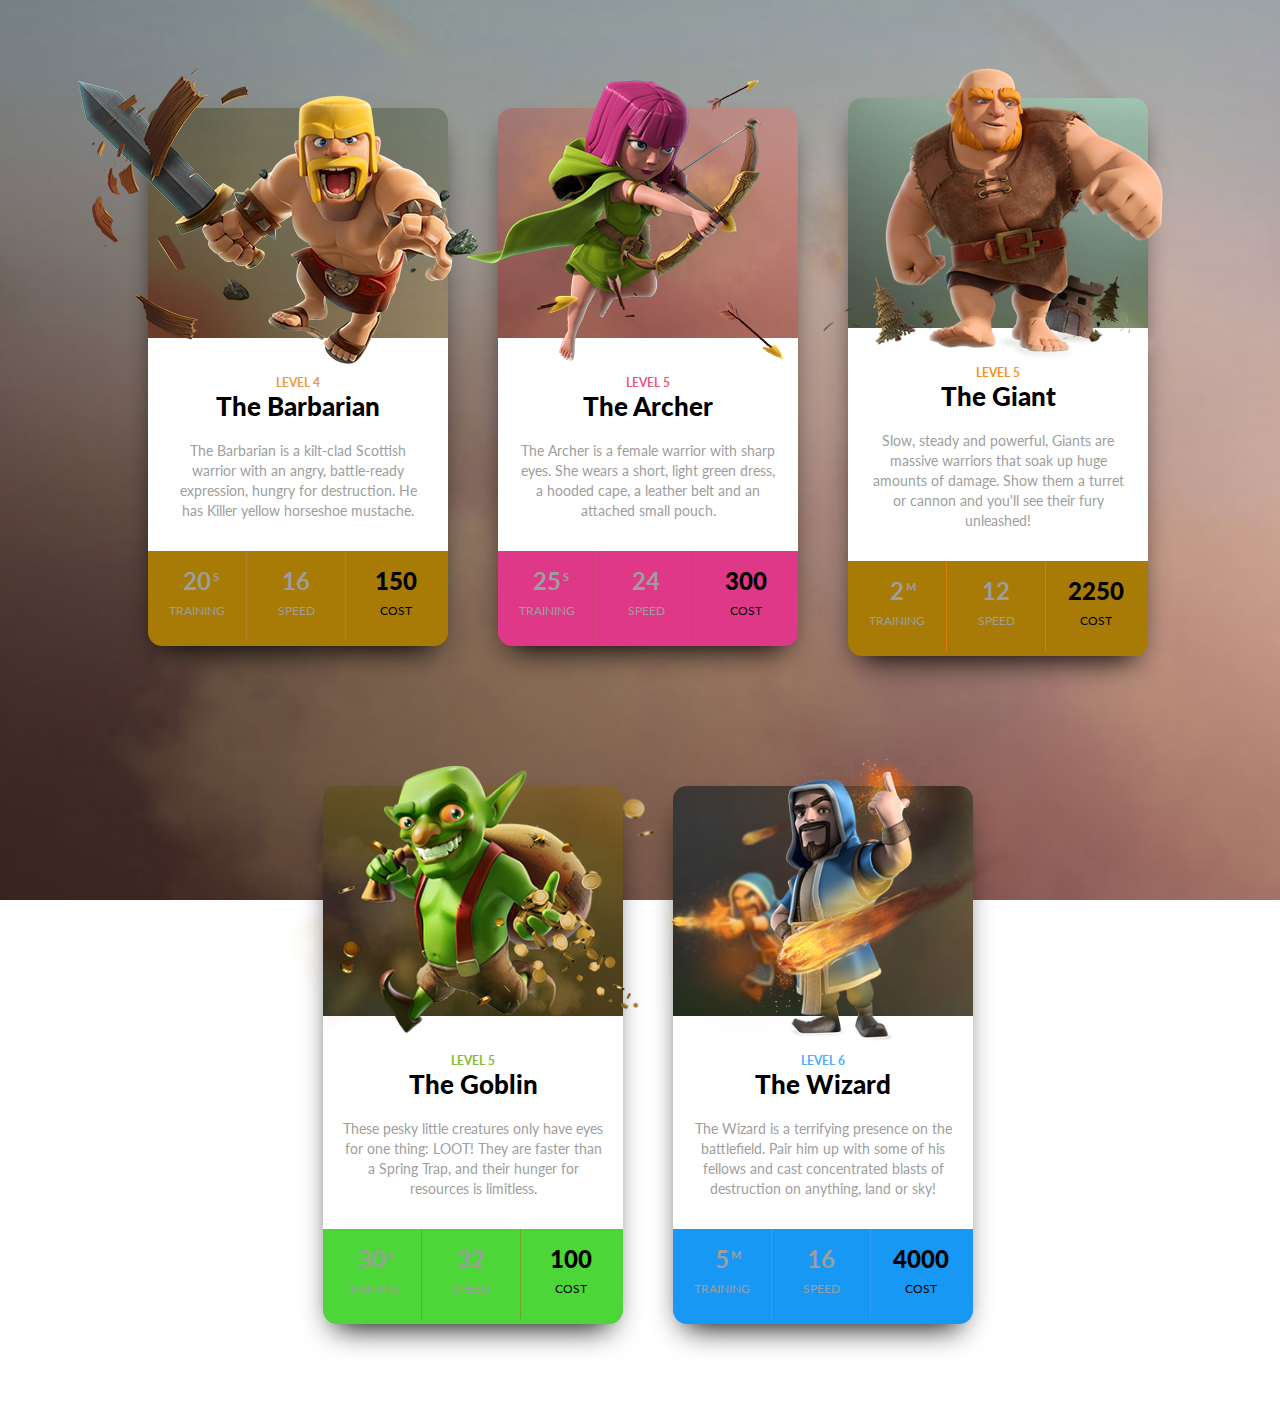
<file: DOM_POJECTS/04_DOM Project/04_DOM Project/index.html>
<!DOCTYPE html>
<html lang="en">

<head>
    <meta charset="UTF-8" />
    <meta http-equiv="X-UA-Compatible" content="IE=edge" />
    <meta name="viewport" content="width=device-width, initial-scale=1.0" />
    <title>Document</title>
    <link rel="stylesheet" href="./style.css" />
</head>

<body>
    <div class="slide-container">
        <div class="wrapper">
            <div class="clash-card barbarian">
                <div class="clash-card__image clash-card__image--barbarian">
                    <img src="./assets/barbarian.png" alt="barbarian" />
                </div>
                <div class="clash-card__level clash-card__level--barbarian">
                    Level 4
                </div>
                <div>The Barbarian</div>
                <div class="clash-card__unit-description">
                    The Barbarian is a kilt-clad Scottish warrior with an angry,
                    battle-ready expression, hungry for destruction. He has Killer
                    yellow horseshoe mustache.
                </div>

                <div class="clash-card__unit-stats clash-card__unit-stats--barbarian clearfix">
                    <div class="one-third">
                        <div class="stat">20<sup>S</sup></div>
                        <div class="stat-value">Training</div>
                    </div>

                    <div class="one-third">
                        <div class="stat">16</div>
                        <div class="stat-value">Speed</div>
                    </div>

                    <div class="one-third no-border">
                        <div class="stat">150</div>
                        <div class="stat-value">Cost</div>
                    </div>
                </div>
            </div>
            <!-- end clash-card barbarian-->
        </div>
        <!-- end wrapper -->

        <div class="wrapper">
            <div class="clash-card archer">
                <div class="clash-card__image clash-card__image--archer">
                    <img src="./assets/archer.png" alt="archer" />
                </div>
                <div class="clash-card__level clash-card__level--archer">Level 5</div>
                <div>Character 2</div>
                <div class="clash-card__unit-description">
                    The Archer is a female warrior with sharp eyes. She wears a short,
                    light green dress, a hooded cape, a leather belt and an attached
                    small pouch.
                </div>

                <div class="clash-card__unit-stats clash-card__unit-stats--archer clearfix">
                    <div class="one-third">
                        <div class="stat">25<sup>S</sup></div>
                        <div class="stat-value">Training</div>
                    </div>

                    <div class="one-third">
                        <div class="stat">24</div>
                        <div class="stat-value">Speed</div>
                    </div>

                    <div class="one-third no-border">
                        <div class="stat">300</div>
                        <div class="stat-value">Cost</div>
                    </div>
                </div>
            </div>
            <!-- end clash-card archer-->
        </div>
        <!-- end wrapper -->

        <div class="wrapper">
            <div class="clash-card giant">
                <div class="clash-card__image clash-card__image--giant">
                    <img src="./assets/giant.png" alt="giant" />
                </div>
                <div class="clash-card__level clash-card__level--giant">Level 5</div>
                <div>The Giant</div>
                <div class="clash-card__unit-description">
                    Slow, steady and powerful, Giants are massive warriors that soak up
                    huge amounts of damage. Show them a turret or cannon and you'll see
                    their fury unleashed!
                </div>

                <div class="clash-card__unit-stats clash-card__unit-stats--giant clearfix">
                    <div class="one-third">
                        <div class="stat">2<sup>M</sup></div>
                        <div class="stat-value">Training</div>
                    </div>

                    <div class="one-third">
                        <div class="stat">12</div>
                        <div class="stat-value">Speed</div>
                    </div>

                    <div class="one-third no-border">
                        <div class="stat">2250</div>
                        <div class="stat-value">Cost</div>
                    </div>
                </div>
            </div>
            <!-- end clash-card giant-->
        </div>
        <!-- end wrapper -->

        <div class="wrapper">
            <div class="clash-card goblin">
                <div class="clash-card__image clash-card__image--goblin">
                    <img src="./assets/goblin.png" alt="goblin" />
                </div>
                <div class="clash-card__level clash-card__level--goblin">Level 5</div>
                <div>Character 4</div>
                <div class="clash-card__unit-description">
                    These pesky little creatures only have eyes for one thing: LOOT!
                    They are faster than a Spring Trap, and their hunger for resources
                    is limitless.
                </div>

                <div class="clash-card__unit-stats clash-card__unit-stats--goblin clearfix">
                    <div class="one-third">
                        <div class="stat">30<sup>S</sup></div>
                        <div class="stat-value">Training</div>
                    </div>

                    <div class="one-third">
                        <div class="stat">32</div>
                        <div class="stat-value">Speed</div>
                    </div>

                    <div class="one-third no-border">
                        <div class="stat">100</div>
                        <div class="stat-value">Cost</div>
                    </div>
                </div>
            </div>
            <!-- end clash-card goblin-->
        </div>
        <!-- end wrapper -->

        <div class="wrapper">
            <div class="clash-card wizard">
                <div class="clash-card__image clash-card__image--wizard">
                    <img src="./assets/wizard.png" alt="wizard" />
                </div>
                <div class="clash-card__level clash-card__level--wizard">Level 6</div>
                <div>The Wizard</div>
                <div class="clash-card__unit-description">
                    The Wizard is a terrifying presence on the battlefield. Pair him up
                    with some of his fellows and cast concentrated blasts of destruction
                    on anything, land or sky!
                </div>

                <div class="clash-card__unit-stats clash-card__unit-stats--wizard clearfix">
                    <div class="one-third">
                        <div class="stat">5<sup>M</sup></div>
                        <div class="stat-value">Training</div>
                    </div>

                    <div class="one-third">
                        <div class="stat">16</div>
                        <div class="stat-value">Speed</div>
                    </div>

                    <div class="one-third no-border">
                        <div class="stat">4000</div>
                        <div class="stat-value">Cost</div>
                    </div>
                </div>
            </div>
            <!-- end clash-card wizard-->
        </div>
        <!-- end wrapper -->
    </div>
    <!-- end container -->

    <script src="./index.js"></script>
</body>

</html>
</file>
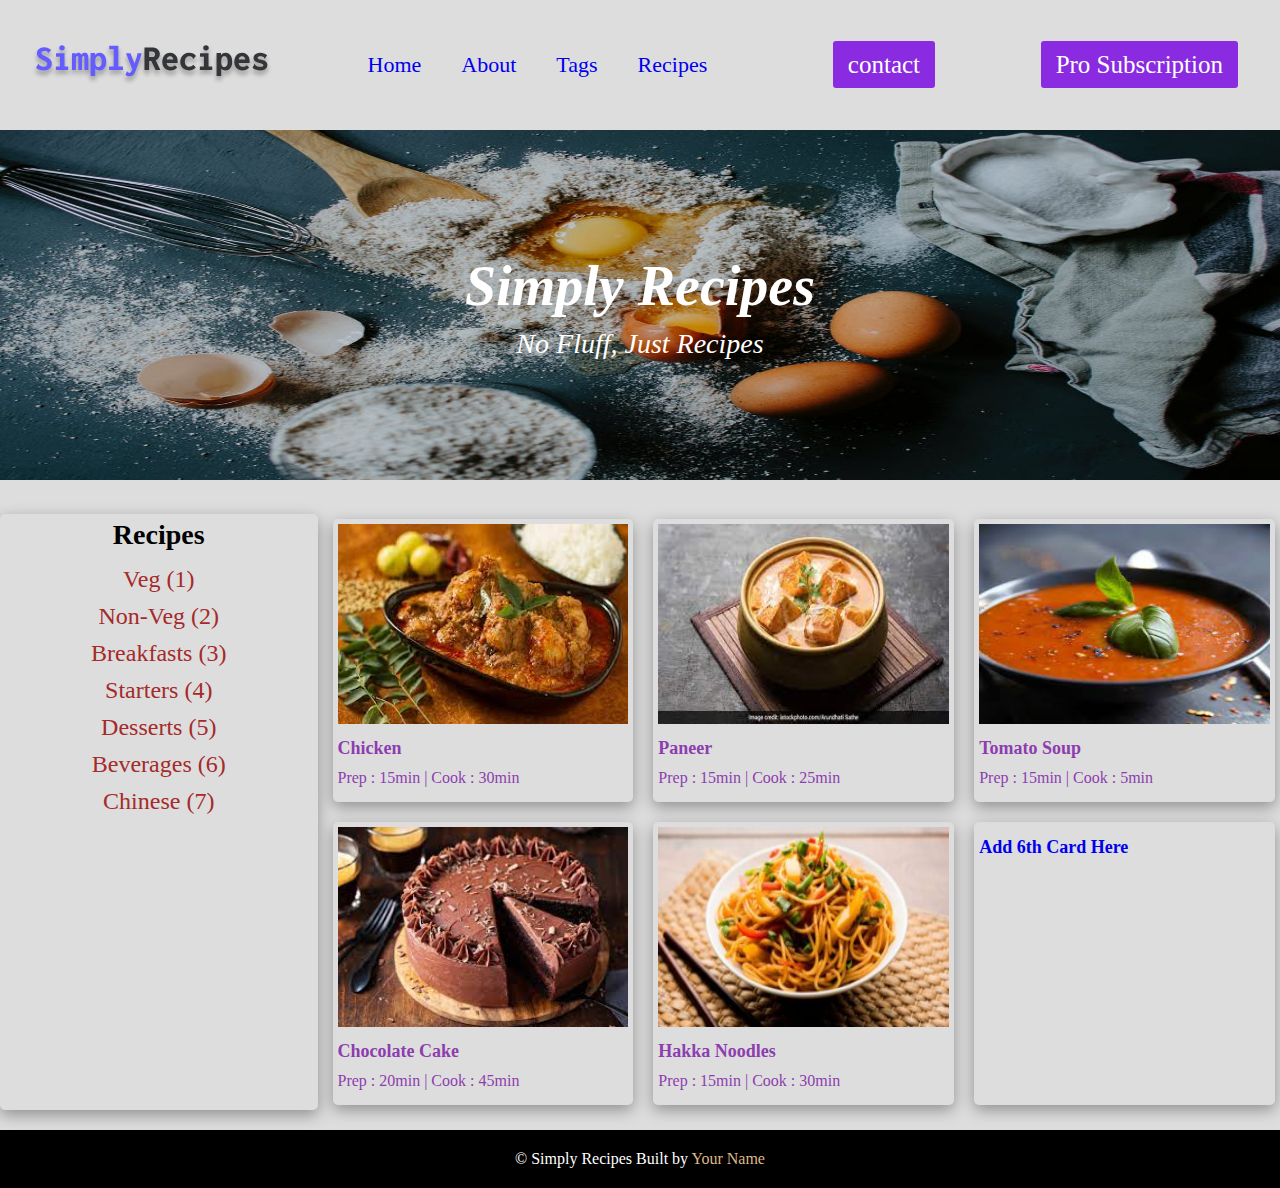
<file: DOM_POJECTS/05_DOM Project/05_DOM Project/index.html>
<!DOCTYPE html>
<html lang="en">

<head>
    <meta charset="UTF-8" />
    <meta http-equiv="X-UA-Compatible" content="IE=edge" />
    <meta name="viewport" content="width=device-width, initial-scale=1.0" />
    <title>Simply Recipes</title>
    <link rel="stylesheet" href="style.css" />
    <link rel="shortcut icon" href="/img/favicon.ico" type="image/x-icon">
</head>

<body>
    <nav class="navbar">
        <div class="nav-center">
            <div class="nav-header">
                <a href="index.html" class="nav-logo">
                    <img src="./img/logo.svg" alt="Simply Recipes" />
                </a>
            </div>
            <div class="nav-links">
                <a href="index.html" class="nav-link"> home </a>
                <a href="index.html" class="nav-link"> about </a>
                <a href="index.html" class="nav-link"> tags </a>
                <a href="index.html" class="nav-link"> recipes </a>
            </div>
            <div>
                <a href="index.html" class="btn"> contact </a>
            </div>
        </div>
    </nav>
    <main class="page">
        <header class="hero">
            <div class="hero-container">
                <img src="./img/main.jpeg" alt="Main Image">
                <div class="hero-text">
                    <h1>Simply Recipes</h1>
                    <h4>No Fluff, Just Recipes</h4>
                </div>
            </div>
        </header>
        <section class="recipes-container">
            <div class="tags-container">
                <h4 class="text-r">recipes</h4>
                <div>
                    <a href="#"> Veg (1)</a>
                    <a href="#"> Non-Veg (2)</a>
                    <a href="#"> Breakfasts (3)</a>
                    <a href="#"> Starters (4)</a>
                    <a href="#"> Desserts (5)</a>
                    <a href="#"> Beverages (6)</a>
                </div>
            </div>
            <div class="recipe-gallery">
                <div class="card">
                    <a href="#" class="recipe-text">
                        <img src="./img/recipe-1.jpeg" class="recipe-img" />
                        <h5 class="recipe-name">Chicken</h5>
                        <p class="recipe-disp">Prep : 15min | Cook : 30min</p>
                    </a>
                </div>
                <div class="card">
                    <a href="#" class="recipe-text">
                        <img src="./img/recipe-2.jpeg" class="recipe-img " />
                        <h5 class="recipe-name">Paneer</h5>
                        <p class="recipe-disp">Prep : 15min | Cook : 25min</p>
                    </a>
                </div>
                <div class="card">
                    <a href="#" class="recipe-text">
                        <img src="./img/recipe-3.jpeg" class="recipe-img " />
                        <h5 class="recipe-name">Tomato Soup</h5>
                        <p class="recipe-disp">Prep : 15min | Cook : 5min</p>
                    </a>
                </div>
                <div class="card">
                    <a href="#" class="recipe-text">
                        <img src="./img/recipe-4.jpeg" class="recipe-img " />
                        <h5 class="recipe-name">Chocolate Cake</h5>
                        <p class="recipe-disp">Prep : 20min | Cook : 45min</p>
                    </a>
                </div>
                <div class="card">
                    <a href="#" class="recipe-text">
                        <img src="./img/recipe-5.jpeg" class="recipe-img " />
                        <h5 class="recipe-name">Hakka Noodles</h5>
                        <p class="recipe-disp">Prep : 15min | Cook : 30min</p>
                    </a>
                </div>
            </div>
        </section>
    </main>

    <footer class="page-footer">
        
        <p>
            &copy;
            <span class="footer-logo">Simply Recipes</span> Built by
            <a href=#>Your Name</a>
        </p>
    </footer>

    <script src="./script.js"></script>
</body>

</html>




<!-- 
    const ab = document.querySelector(".nav-links")
let x = document.createElement("a")
x.classList.add("btn")
x.textContent="Recipes 2"
'Recipes 2'
ab.append(x)
 -->
</file>
<file: DOM_POJECTS/04_DOM Project/04_DOM Project/style.css>
@import url(https://fonts.googleapis.com/css?family=Lato:400,700,900);
*,
*:before,
*:after {
  box-sizing: border-box;
}

body {
  background: linear-gradient(to bottom, #8c7a7a 0%, #af877c 65%, #af877c 100%) fixed;
  background: url("./assets/coc-background.jpg") no-repeat center center fixed;
  background-size: cover;
  font: 14px/20px "Lato", Arial, sans-serif;
  color: #9e9e9e;
  height: 100vh;
  width: 100vw;
  display: flex;
  align-items: center;
  justify-content: space-around;
  overflow-x: hidden;
}

.slide-container {
  margin: auto;
  display: flex;
  gap: 50px;
  align-items: center;
  justify-content: center;
  flex-wrap: wrap;
  padding: 50px 30px;
}

.wrapper {
  padding-top: 40px;
  padding-bottom: 40px;
}
.wrapper:focus {
  outline: 0;
}

.clash-card {
  background: white;
  width: 300px;
  display: inline-block;
  margin: auto;
  border-radius: 19px;
  position: relative;
  text-align: center;
  box-shadow: -1px 15px 30px -12px black;
  z-index: 9999;
}

.clash-card__image {
  position: relative;
  height: 230px;
  margin-bottom: 35px;
  border-top-left-radius: 14px;
  border-top-right-radius: 14px;
}

.clash-card__image--barbarian {
  background: url("./assets/barbarian-bg.jpg");
}
.clash-card__image--barbarian img {
  width: 400px;
  position: absolute;
  top: -65px;
  left: -70px;
}

.clash-card__image--archer {
  background: url("./assets/archer-bg.jpg");
}
.clash-card__image--archer img {
  width: 400px;
  position: absolute;
  top: -34px;
  left: -37px;
}

.clash-card__image--giant {
  background: url("./assets/giant-bg.jpg");
}
.clash-card__image--giant img {
  width: 340px;
  position: absolute;
  top: -30px;
  left: -25px;
}

.clash-card__image--goblin {
  background: url("./assets//goblin-bg.jpg");
}
.clash-card__image--goblin img {
  width: 370px;
  position: absolute;
  top: -21px;
  left: -37px;
}

.clash-card__image--wizard {
  background: url("./assets/wizard-bg.jpg");
}
.clash-card__image--wizard img {
  width: 345px;
  position: absolute;
  top: -28px;
  left: -10px;
}

.clash-card__level {
  text-transform: uppercase;
  font-size: 12px;
  font-weight: 700;
  margin-bottom: 3px;
}

.clash-card__level--barbarian {
  color: #ec9b3b;
}

.clash-card__level--archer {
  color: #ee5487;
}

.clash-card__level--giant {
  color: #f6901a;
}

.clash-card__level--goblin {
  color: #82bb30;
}

.clash-card__level--wizard {
  color: #4facff;
}

.clash-card div:nth-child(3) {
  font-size: 26px;
  color: black;
  font-weight: 900;
  margin-bottom: 5px;
}

.clash-card__unit-description {
  padding: 20px;
  margin-bottom: 10px;
}


.clash-card__unit-stats--barbarian .one-third {
  border-right: 1px solid #bd7c2f;
}


.clash-card__unit-stats--archer .one-third {
  border-right: 1px solid #d04976;
}


.clash-card__unit-stats--giant .one-third {
  border-right: 1px solid #de7b09;
}


.clash-card__unit-stats--goblin .one-third {
  border-right: 1px solid #71a32a;
}

.clash-card__unit-stats--wizard .one-third {
  border-right: 1px solid #309eff;
}

.clash-card__unit-stats {

  font-weight: 700;
  border-bottom-left-radius: 14px;
  border-bottom-right-radius: 14px;
}
.clash-card__unit-stats .one-third {
  width: 33%;
  float: left;
  padding: 20px 15px;
}
.clash-card__unit-stats sup {
  position: absolute;
  bottom: 4px;
  font-size: 45%;
  margin-left: 2px;
}
.clash-card__unit-stats .stat {
  position: relative;
  font-size: 24px;
  margin-bottom: 10px;
}
.clash-card__unit-stats .stat-value {
  text-transform: uppercase;
  font-weight: 400;
  font-size: 12px;
}
.clash-card__unit-stats .no-border {
  border-right: none;
}

.clearfix:after {
  visibility: hidden;
  display: block;
  font-size: 0;
  content: " ";
  clear: both;
  height: 0;
} 

.slick-prev {
  left: 100px;
  z-index: 999;
}

.slick-next {
  right: 100px;
  z-index: 999;
}
</file>
<file: DOM_POJECTS/05_DOM Project/05_DOM Project/style.css>
*{
    margin: 0;
    padding: 0;
    box-sizing: border-box;
}

body{
    background-color: #dddddd;
    max-width: 1400px;
    margin: 0 auto;
}

.navbar{
    padding: 32px;
}

.nav-center{
    display: flex;
    justify-content: space-between;
    align-items: center;
}

.nav-links{
    display: flex;
    align-items: center;
    font-size: 22px;

}

.recipe-text{
    text-transform: capitalize;
    text-decoration: none;
    color: black;
}

a{
    text-decoration: none;
}

.nav-link{
    padding: 20px 10px;
}

.nav-links a{
    margin-right: 20px;
    text-transform: capitalize;
    text-decoration: none;
}

.btn{
    background-color: blueviolet;
    padding: 10px 15px;
    color: white;
    border-radius: 3px;
    margin: 10px;
    font-size: 25px;
}

.hero-container{
    position: relative;
    text-align: center;
    margin-bottom: 30px;
}

.hero-container img{
    width: 100%;
    height: 350px;
}

.hero-text{
    position: absolute;
    top: 50%;
    left:50% ;
    transform: translate(-50%,-50%);
}

.hero-text h1{
    font-size: 56px;
    color: white;
    margin-bottom: 10px;
    font-style: italic;
}

.hero-text h4{
    font-size: 28px;
    color: white;
    font-weight: 400;
    font-style: italic;
}


.recipes-container{
    margin: 0 auto;
    display: grid;
    grid-template-columns: 1fr 3fr;
    gap: 10px;
}

.recipe-gallery{
    display: grid;
    grid-template-columns: 1fr 1fr 1fr;
    gap: 20px;
}
.recipe-gallery .card {
    box-shadow: rgba(0, 0, 0, 0.35) 0px 5px 15px;

}

.recipes-container div{
    padding: 5px;
    border-radius: 5px;

} 

.recipe-img{
    width: 100%;
    height: 200px;
}

.recipe-name{
    text-transform: capitalize;
    font-size: 18px;
    margin-top: 10px;
}

.recipe-disp{
    text-transform: capitalize;
    font-size: 16px;
    margin: 10px 0;
}

.tags-container{
    text-align: center;
    box-shadow: rgba(0, 0, 0, 0.35) 0px 5px 15px;

}

.tags-container div:nth-child(2) {
    display: flex;
    flex-direction: column;
    box-shadow: none;

}

.tags-container div:nth-child(2)> a{
    margin-bottom: 10px;
    font-size: 24px;
    color: brown;
    text-transform: capitalize;
}

.text-r{
    font-size: 28px;
    text-transform: capitalize;
    margin-bottom: 10px;
}

.page-footer{
    text-align: center;
    background-color: black;
    color: white;
    padding: 20px;
    margin-top: 20px;
}

.page-footer a{
    text-decoration: none;
    color: burlywood;
    
}
</file>
